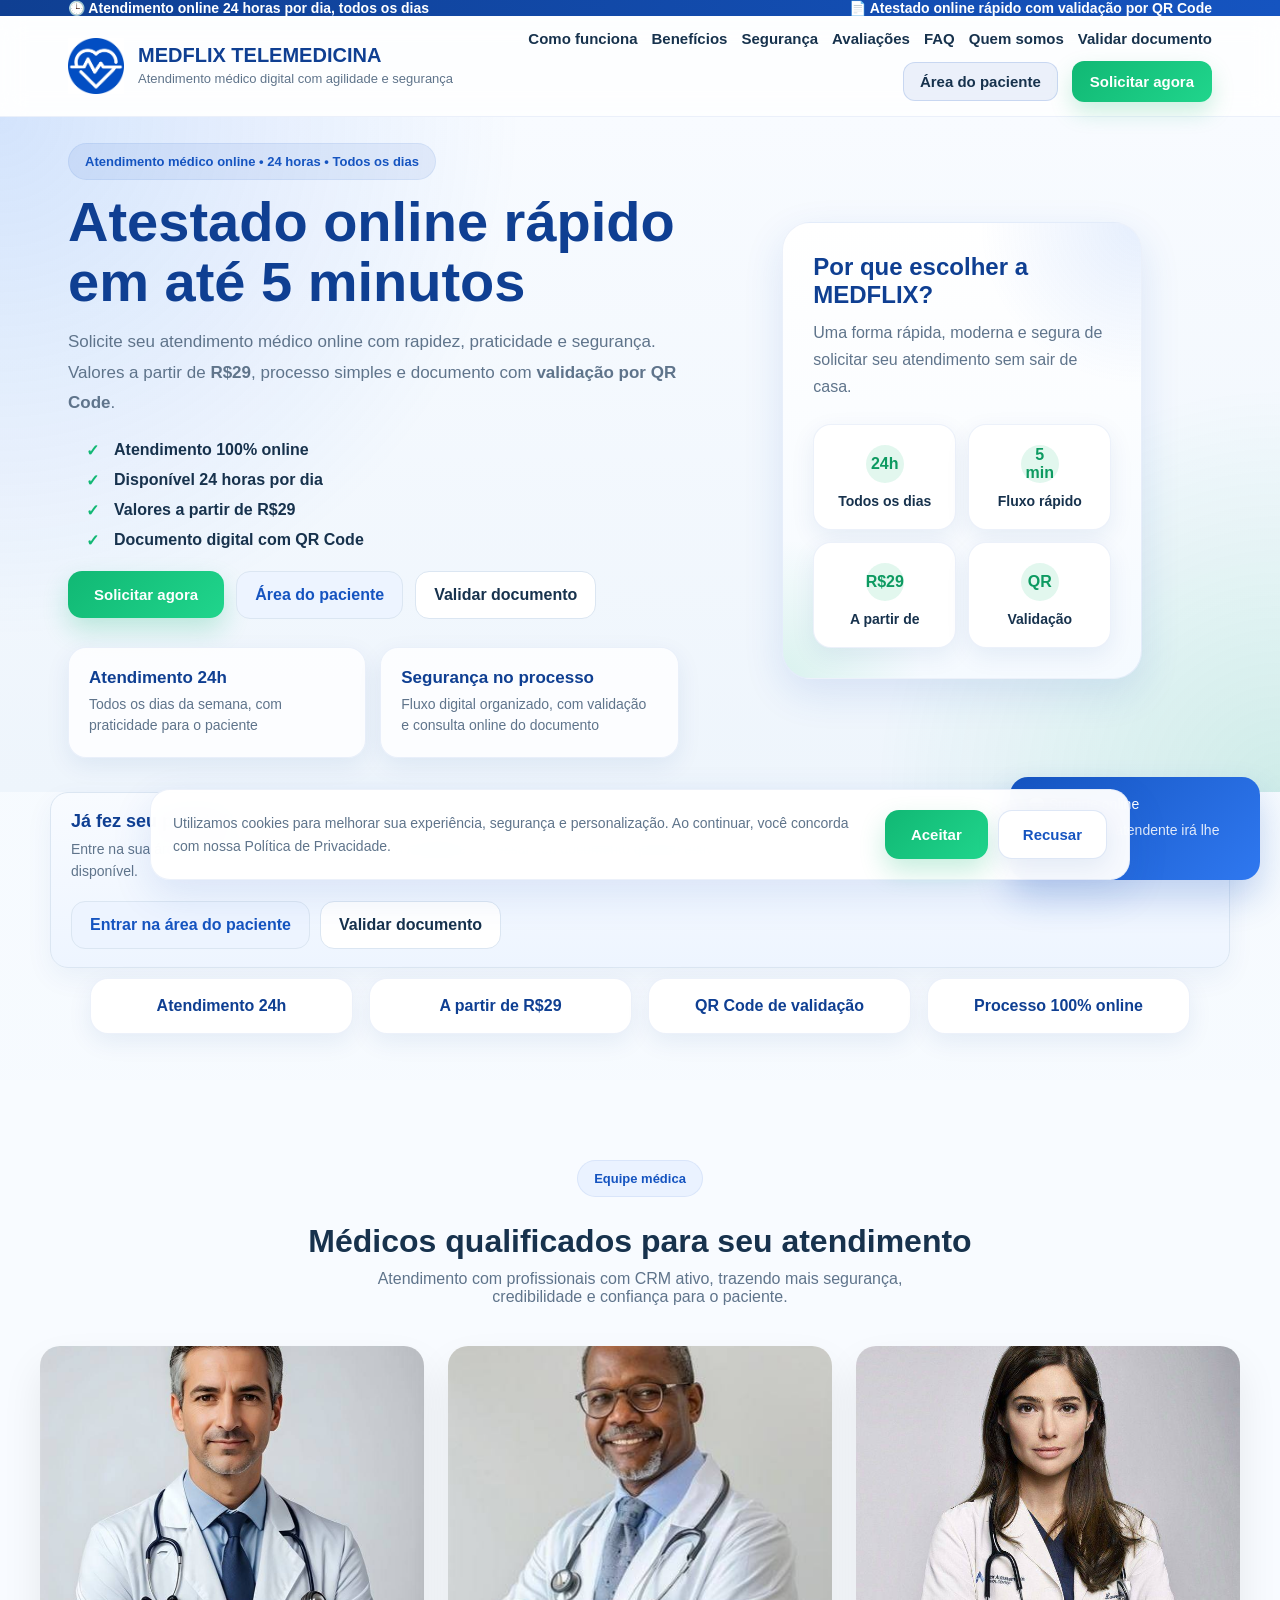
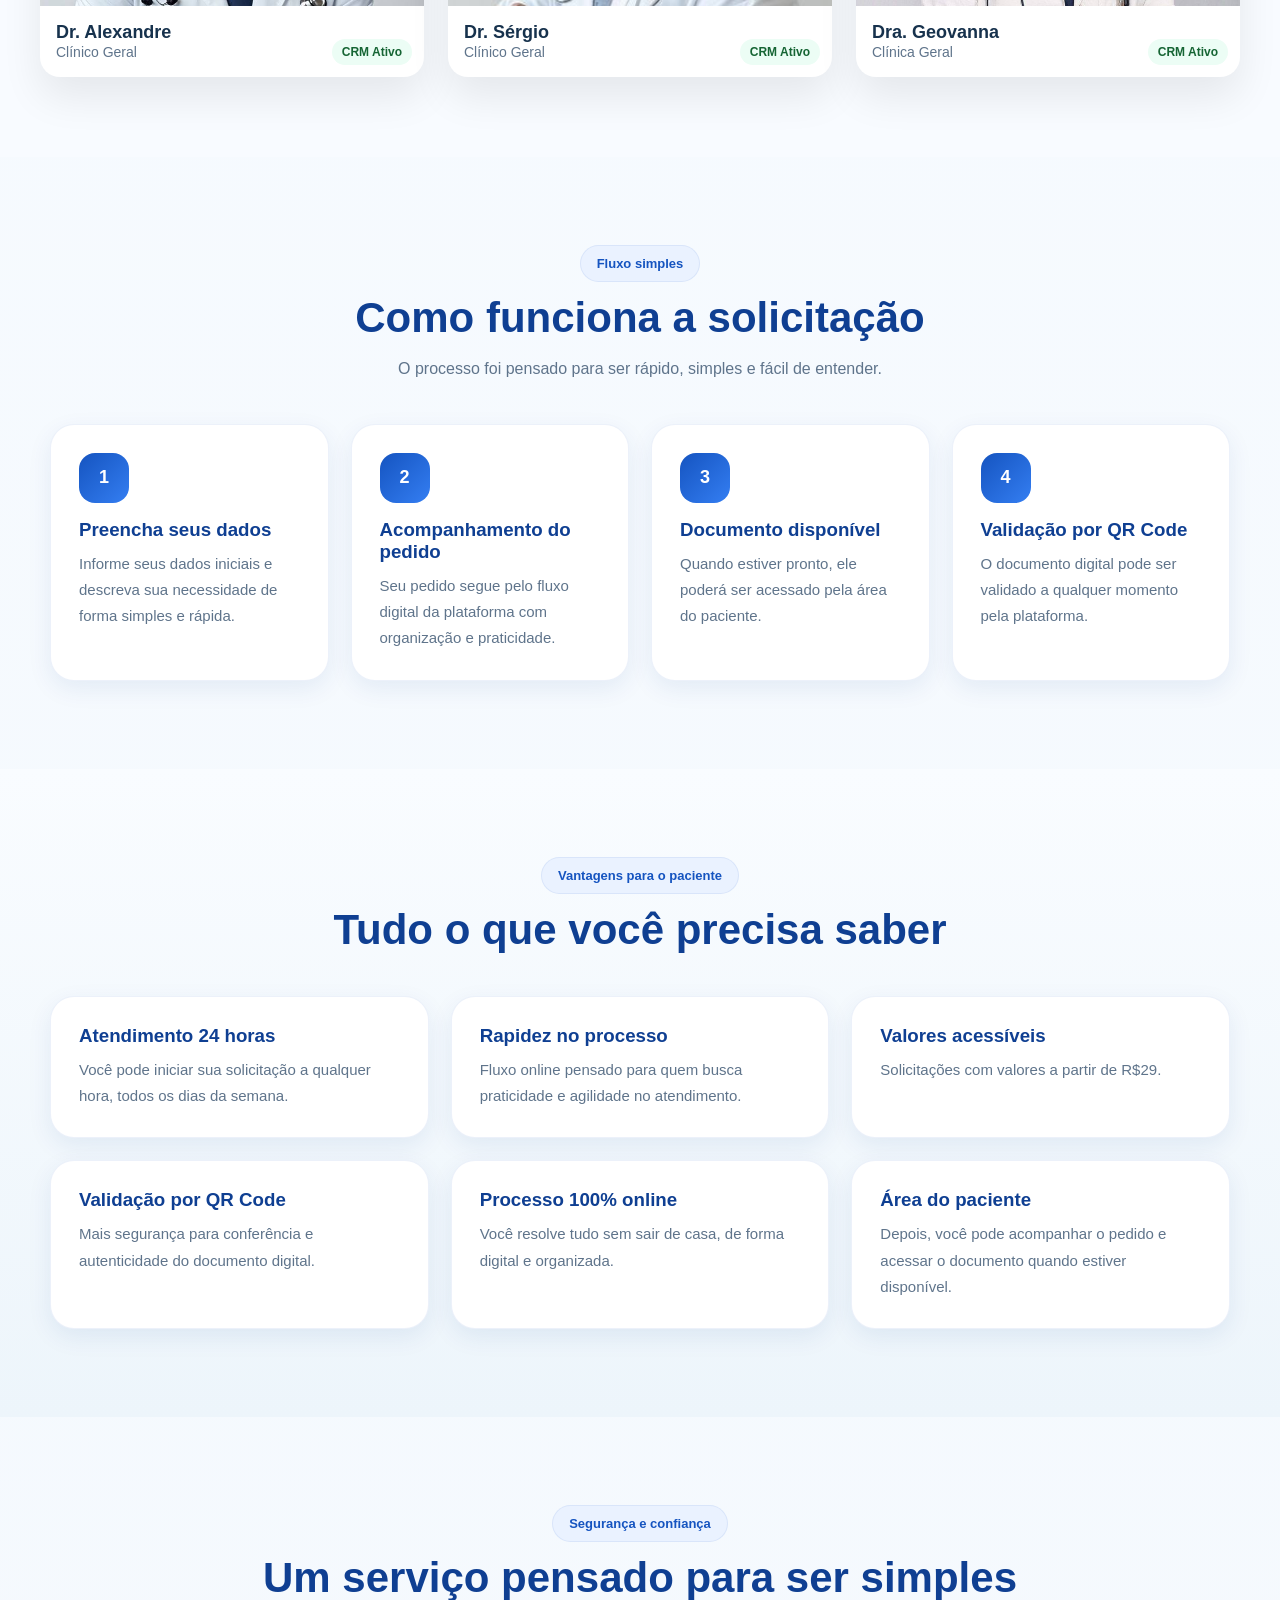
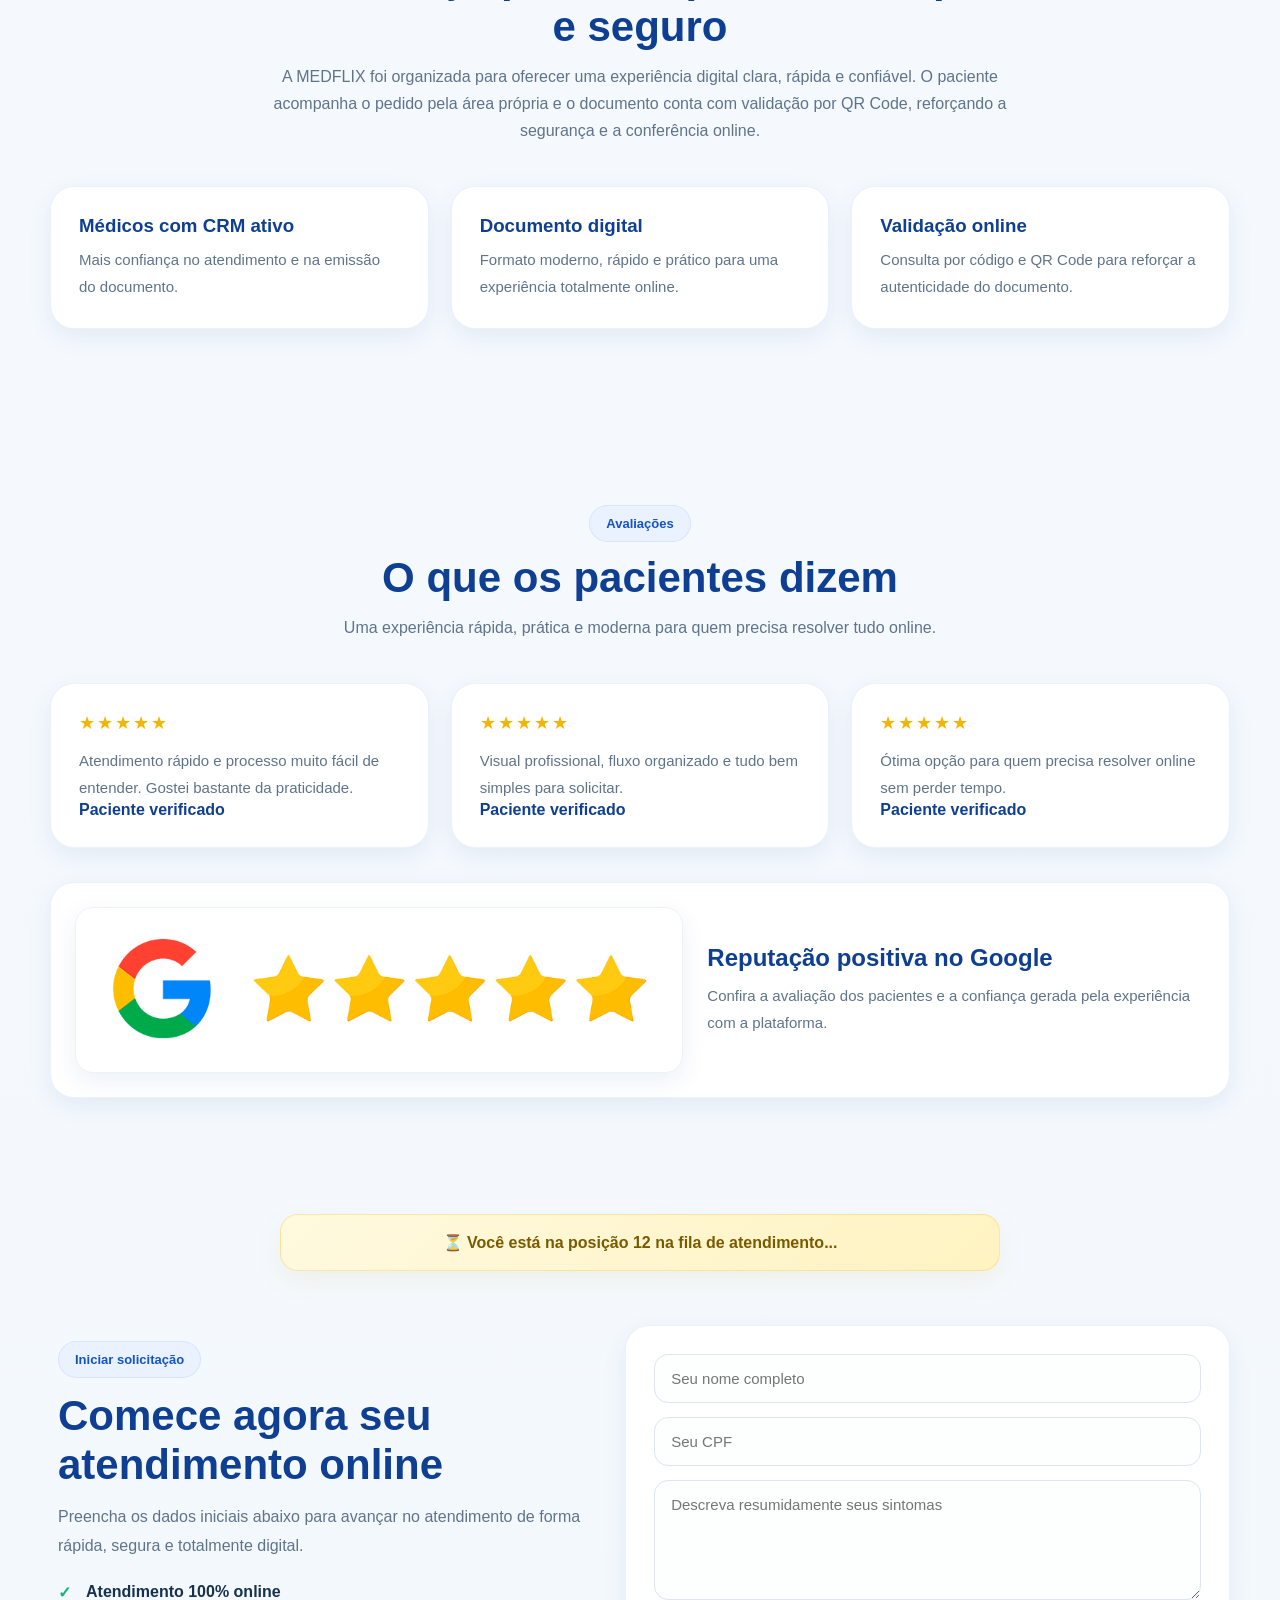
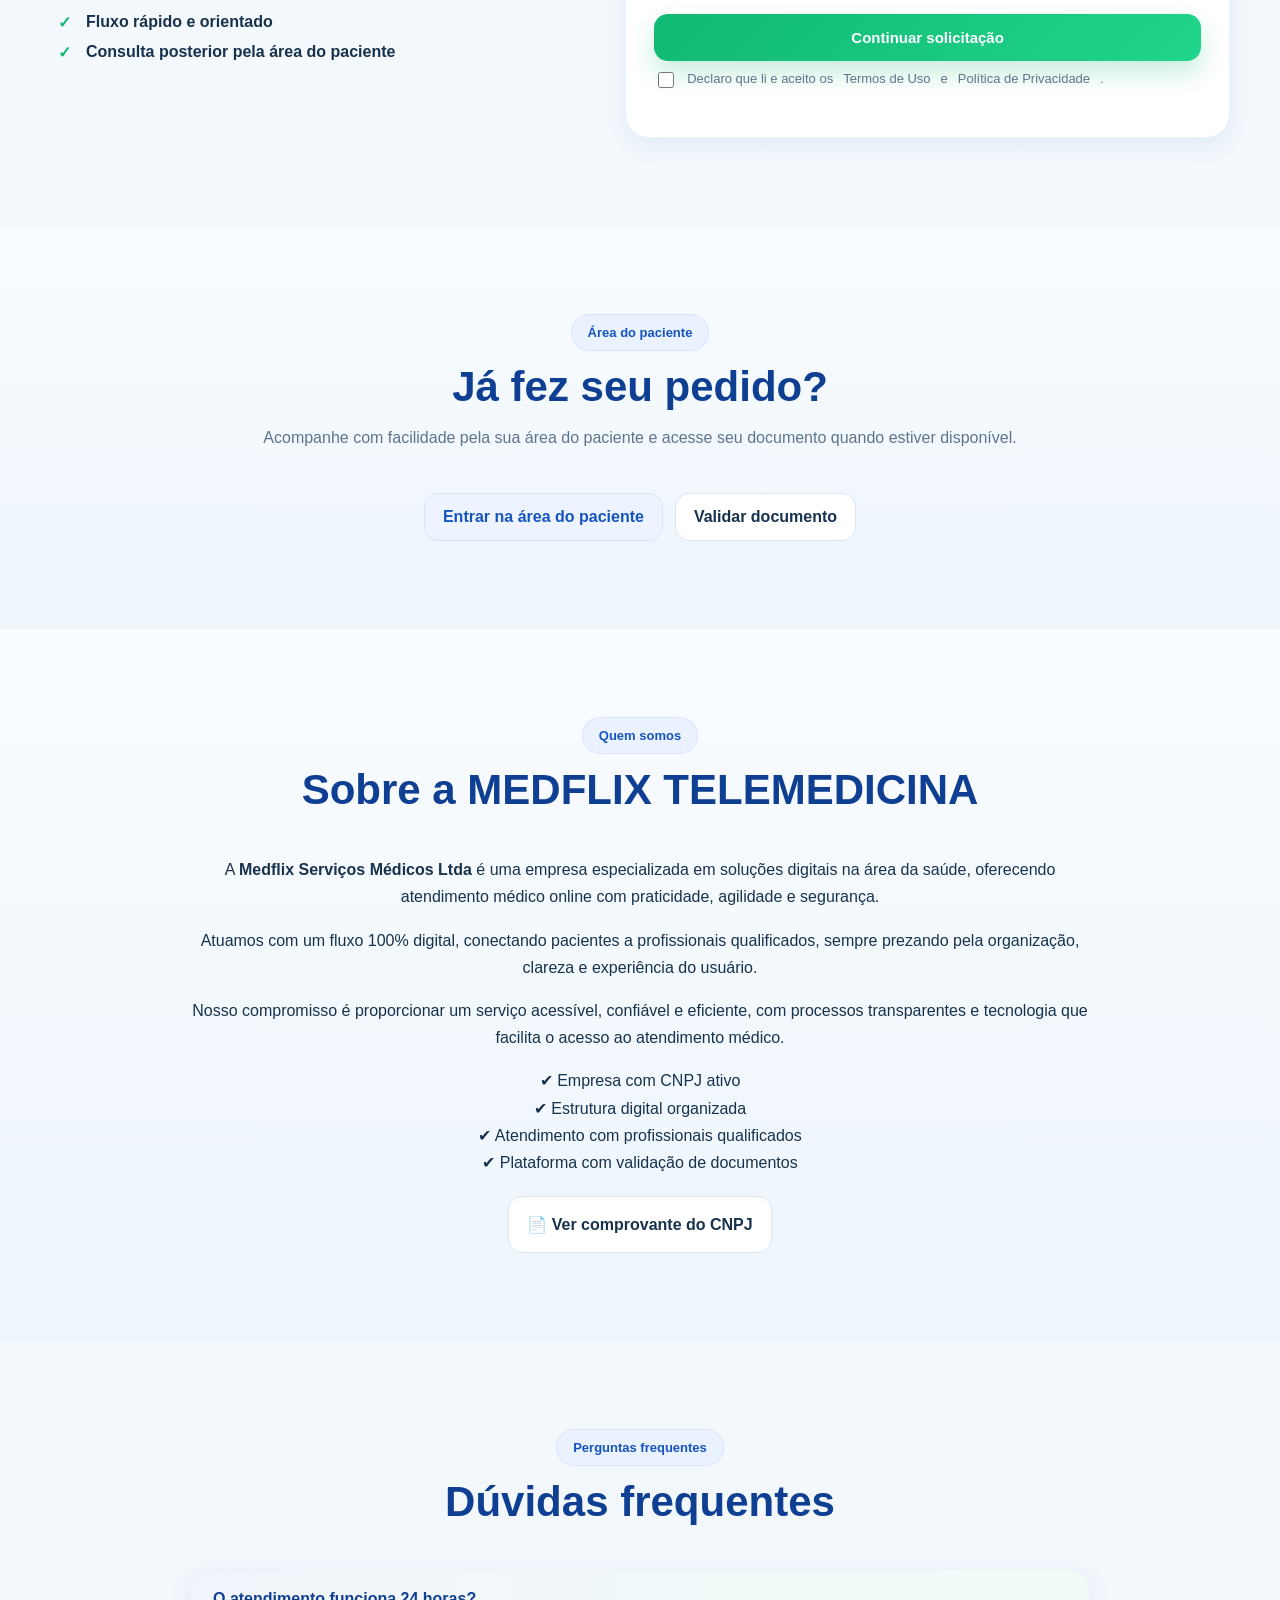
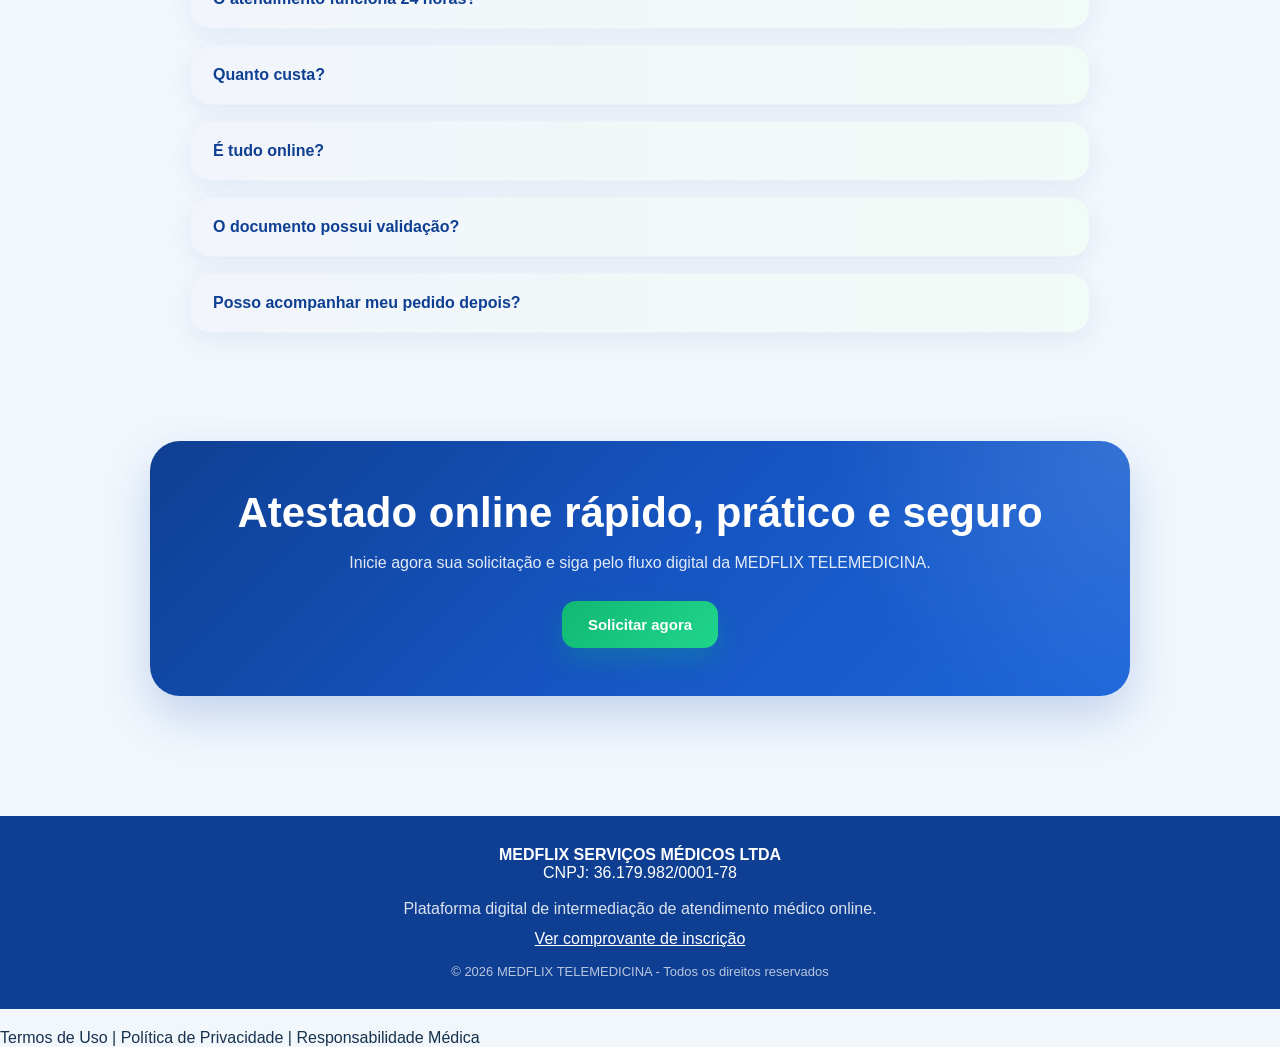
<file: index.html>
<!DOCTYPE html>
<html lang="pt-BR">
<head>
  <meta charset="UTF-8">
  <title>MEDFLIX TELEMEDICINA</title>
  <meta name="viewport" content="width=device-width, initial-scale=1.0">
  <link rel="stylesheet" href="css/style.css">

  <style>
  .btn-header-secondary {
    background: rgba(21, 84, 192, 0.08);
    color: #1554c0;
    border: 1px solid rgba(21, 84, 192, 0.16);
    padding: 10px 16px;
    border-radius: 12px;
    text-decoration: none;
    font-weight: 700;
    transition: 0.25s ease;
    white-space: nowrap;
  }

  .btn-header-secondary:hover {
    background: rgba(21, 84, 192, 0.14);
  }

  .btn-secondary-light {
    display: inline-flex;
    align-items: center;
    justify-content: center;
    gap: 8px;
    padding: 14px 18px;
    border-radius: 14px;
    text-decoration: none;
    font-weight: 700;
    transition: 0.25s ease;
    background: #edf4ff;
    color: #1554c0;
    border: 1px solid #dbe6f2;
  }

  .btn-secondary-light:hover {
    transform: translateY(-1px);
    background: #e3efff;
  }

  .btn-institutional {
    display: inline-flex;
    align-items: center;
    justify-content: center;
    gap: 8px;
    padding: 14px 18px;
    border-radius: 14px;
    text-decoration: none;
    font-weight: 700;
    transition: 0.25s ease;
    background: #fff;
    color: #17324d;
    border: 1px solid #dbe6f2;
  }

  .btn-institutional:hover {
    transform: translateY(-1px);
    background: #f8fbff;
  }

  /* ===== AJUSTES DE ALINHAMENTO DO TOPO ===== */

  .topbar-content {
    max-width: 1180px;
    margin: 0 auto;
    padding: 0 18px;
    display: flex;
    justify-content: space-between;
    align-items: center;
    gap: 16px;
    flex-wrap: wrap;
  }

  .header-container {
    max-width: 1180px;
    margin: 0 auto;
    padding: 14px 18px;
    display: flex;
    align-items: center;
    justify-content: space-between;
    gap: 18px;
  }

  .logo-area {
    display: flex;
    align-items: center;
    gap: 14px;
    min-width: 0;
    flex-shrink: 0;
  }

  .logo-img {
    width: 56px;
    height: 56px;
    object-fit: contain;
    flex-shrink: 0;
  }

  .logo-title {
    margin: 0 0 4px;
    line-height: 1.1;
  }

  .logo-subtitle {
    margin: 0;
    line-height: 1.4;
  }

  .nav {
    display: flex;
    align-items: center;
    justify-content: flex-end;
    gap: 14px;
    flex-wrap: wrap;
  }

  .nav a {
    white-space: nowrap;
  }

  .hero {
    padding: 26px 0 34px;
  }

  .hero-container {
    max-width: 1180px;
    margin: 0 auto;
    padding: 0 18px;
    display: grid;
    grid-template-columns: minmax(0, 1.1fr) minmax(300px, 0.9fr);
    gap: 34px;
    align-items: center;
  }

  .hero-text {
    max-width: 680px;
  }

  .hero-text h2 {
    margin-top: 12px;
    margin-bottom: 14px;
    line-height: 1.08;
  }

  .hero-text p {
    max-width: 620px;
  }

  .hero-list {
    margin: 18px 0 0;
    padding-left: 18px;
  }

  .hero-actions {
    display: flex;
    align-items: center;
    gap: 12px;
    flex-wrap: wrap;
    margin-top: 22px;
  }

  .hero-actions > * {
    flex: 0 0 auto;
  }

  .hero-infos {
    margin-top: 22px;
    display: grid;
    grid-template-columns: repeat(2, minmax(0, 1fr));
    gap: 14px;
    max-width: 640px;
  }

  .hero-info-card {
    min-height: 96px;
  }

  .hero-visual {
    display: flex;
    justify-content: center;
    align-items: center;
  }

  .hero-card {
    width: 100%;
    max-width: 360px;
  }

  .hero-mini-grid {
    display: grid;
    grid-template-columns: repeat(2, minmax(0, 1fr));
    gap: 12px;
  }

  .patient-shortcut {
    padding: 0 18px;
    margin-top: 0;
    margin-bottom: 10px;
  }

  .patient-shortcut-box {
    max-width: 1180px;
    margin: 0 auto;
    background: linear-gradient(180deg, #f8fbff 0%, #eef5ff 100%);
    border: 1px solid #dbe6f2;
    border-radius: 18px;
    padding: 18px 20px;
    display: flex;
    align-items: center;
    justify-content: space-between;
    gap: 18px;
    flex-wrap: wrap;
    box-shadow: 0 10px 28px rgba(15, 63, 146, 0.06);
  }

  .patient-shortcut-text strong {
    display: block;
    font-size: 18px;
    color: #0f3f92;
    margin-bottom: 6px;
  }

  .patient-shortcut-text span {
    display: block;
    color: #5f748b;
    line-height: 1.6;
    font-size: 14px;
    max-width: 720px;
  }

  .patient-shortcut-actions {
    display: flex;
    gap: 10px;
    flex-wrap: wrap;
  }

  .security-strip {
    max-width: 1180px;
    margin: 16px auto 0;
    display: flex;
    flex-wrap: wrap;
    gap: 10px;
    justify-content: center;
    padding: 0 18px;
  }

  .security-pill {
    background: #fff;
    border: 1px solid #dbe6f2;
    color: #17324d;
    border-radius: 999px;
    padding: 10px 14px;
    font-size: 13px;
    font-weight: 700;
    box-shadow: 0 8px 20px rgba(15, 63, 146, 0.04);
  }

  .mobile-fixed-cta {
    display: none;
  }

  @media (max-width: 1100px) {
    .nav {
      gap: 10px;
    }

    .hero-container {
      gap: 24px;
    }
  }

  @media (max-width: 900px) {
    .header-container {
      position: relative;
    }

    .nav .btn-header-secondary {
      width: 100%;
      text-align: center;
      justify-content: center;
    }

    .hero {
      padding: 20px 0 28px;
    }

    .hero-container {
      grid-template-columns: 1fr;
      gap: 20px;
    }

    .hero-text {
      max-width: 100%;
    }

    .hero-visual {
      justify-content: flex-start;
    }

    .hero-card {
      max-width: 100%;
    }
  }

  @media (max-width: 760px) {
    .topbar-content {
      justify-content: center;
      text-align: center;
      gap: 6px;
      padding: 0 12px;
    }

    .header-container {
      padding: 12px;
    }

    .logo-img {
      width: 48px;
      height: 48px;
    }

    .patient-shortcut {
      padding: 0 12px;
    }

    .patient-shortcut-box {
      padding: 16px;
      border-radius: 16px;
    }

    .patient-shortcut-text strong {
      font-size: 17px;
    }

    .patient-shortcut-text span {
      font-size: 14px;
    }

    .patient-shortcut-actions {
      width: 100%;
      flex-direction: column;
    }

    .patient-shortcut-actions a,
    .patient-shortcut-actions button {
      width: 100%;
    }

    .hero-container {
      padding: 0 12px;
    }

    .hero-actions {
      flex-direction: column;
      align-items: stretch;
      gap: 10px;
    }

    .hero-actions > * {
      width: 100%;
    }

    .hero-infos {
      grid-template-columns: 1fr;
      max-width: 100%;
    }

    .security-strip {
      padding: 0 12px;
      gap: 8px;
    }

    .security-pill {
      width: 100%;
      text-align: center;
    }

    .mobile-fixed-cta {
      display: block;
      position: fixed;
      left: 12px;
      right: 12px;
      bottom: 12px;
      z-index: 999;
    }

    .mobile-fixed-cta button {
      width: 100%;
      border: none;
      border-radius: 16px;
      padding: 16px 18px;
      font-size: 16px;
      font-weight: 800;
      background: linear-gradient(135deg, #11b874, #20d58c);
      color: white;
      box-shadow: 0 16px 34px rgba(17, 184, 116, 0.28);
      cursor: pointer;
    }

    body {
      padding-bottom: 88px;
    }
  }
</style>
</head>
<body>

  <div id="notificacao" class="notificacao"></div>
  <audio id="somNotificacao" src="https://www.soundjay.com/buttons/sounds/button-3.mp3"></audio>

  <div class="topbar">
    <div class="topbar-content">
      <span>🕒 Atendimento online 24 horas por dia, todos os dias</span>
      <span>📄 Atestado online rápido com validação por QR Code</span>
    </div>
  </div>

  <header class="header" id="siteHeader">
    <div class="header-container">

      <div class="logo-area">
        <img src="assets/MEDFLIX.png" alt="MedFlix Telemedicina" class="logo-img">
        <div>
          <h1 class="logo-title">MEDFLIX TELEMEDICINA</h1>
          <p class="logo-subtitle">
            Atendimento médico digital com agilidade e segurança
          </p>
        </div>
      </div>

      <button
        class="menu-toggle"
        id="menuToggle"
        aria-label="Abrir menu"
        aria-expanded="false"
        aria-controls="mainNav"
        type="button"
      >
        <span></span>
        <span></span>
        <span></span>
      </button>

      <nav class="nav" id="mainNav">
        <a href="#como-funciona">Como funciona</a>
        <a href="#beneficios">Benefícios</a>
        <a href="#legalidade">Segurança</a>
        <a href="#depoimentos">Avaliações</a>
        <a href="#faq">FAQ</a>
        <a href="#quem-somos">Quem somos</a>
        <a href="consultar.html">Validar documento</a>
        <a href="paciente.html" class="btn-header-secondary">Área do paciente</a>
        <a href="#formulario" class="btn-header">Solicitar agora</a>
      </nav>

    </div>
  </header>

  <section class="hero">
    <div class="hero-container">
      <div class="hero-text">
        <span class="hero-badge">Atendimento médico online • 24 horas • Todos os dias</span>

        <h2>Atestado online rápido em até 5 minutos</h2>

        <p>
          Solicite seu atendimento médico online com rapidez, praticidade e segurança.
          Valores a partir de <strong>R$29</strong>, processo simples e
          documento com <strong>validação por QR Code</strong>.
        </p>

        <ul class="hero-list">
          <li>Atendimento 100% online</li>
          <li>Disponível 24 horas por dia</li>
          <li>Valores a partir de R$29</li>
          <li>Documento digital com QR Code</li>
        </ul>

        <div class="hero-actions">
          <button class="btn-primary" onclick="scrollToForm('formulario')">Solicitar agora</button>

          <a href="paciente.html" class="btn-secondary-light">Área do paciente</a>

          <a href="consultar.html" class="btn-institutional">Validar documento</a>
        </div>

        <div class="hero-infos">
          <div class="hero-info-card">
            <strong>Atendimento 24h</strong>
            <span>Todos os dias da semana, com praticidade para o paciente</span>
          </div>

          <div class="hero-info-card">
            <strong>Segurança no processo</strong>
            <span>Fluxo digital organizado, com validação e consulta online do documento</span>
          </div>
        </div>
      </div>

      <div class="hero-visual">
        <div class="hero-card">
          <h3>Por que escolher a MEDFLIX?</h3>
          <p>Uma forma rápida, moderna e segura de solicitar seu atendimento sem sair de casa.</p>

          <div class="hero-mini-grid">
            <div class="mini-box">
              <strong>24h</strong>
              <span>Todos os dias</span>
            </div>
            <div class="mini-box">
              <strong>5 min</strong>
              <span>Fluxo rápido</span>
            </div>
            <div class="mini-box">
              <strong>R$29</strong>
              <span>A partir de</span>
            </div>
            <div class="mini-box">
              <strong>QR</strong>
              <span>Validação</span>
            </div>
          </div>
        </div>
      </div>
    </div>
  </section>

  <section class="patient-shortcut">
    <div class="patient-shortcut-box">
      <div class="patient-shortcut-text">
        <strong>Já fez seu pedido?</strong>
        <span>
          Entre na sua área do paciente para acompanhar com facilidade e acessar seu documento quando estiver disponível.
        </span>
      </div>

      <div class="patient-shortcut-actions">
        <a href="paciente.html" class="btn-secondary-light">Entrar na área do paciente</a>
        <a href="consultar.html" class="btn-institutional">Validar documento</a>
      </div>
    </div>
  </section>

  <section class="trust-strip">
    <div class="trust-item">Atendimento 24h</div>
    <div class="trust-item">A partir de R$29</div>
    <div class="trust-item">QR Code de validação</div>
    <div class="trust-item">Processo 100% online</div>
  </section>

  <section class="medicos-section">
    <div class="medicos-container">

      <div class="medicos-text">
        <span class="section-tag">Equipe médica</span>
        <h2>Médicos qualificados para seu atendimento</h2>
        <p>
          Atendimento com profissionais com CRM ativo, trazendo mais segurança,
          credibilidade e confiança para o paciente.
        </p>
      </div>

      <div class="medicos-grid">

        <div class="medico-card">
          <img src="assets/medicos/ALEXANDRE.jpg" alt="Dr Alexandre">
          <div class="medico-info">
            <strong>Dr. Alexandre</strong>
            <span>Clínico Geral</span>
          </div>
          <div class="medico-badge">CRM Ativo</div>
        </div>

        <div class="medico-card">
          <img src="assets/medicos/SERGIO.jpg" alt="Dr Sergio">
          <div class="medico-info">
            <strong>Dr. Sérgio</strong>
            <span>Clínico Geral</span>
          </div>
          <div class="medico-badge">CRM Ativo</div>
        </div>

        <div class="medico-card">
          <img src="assets/medicos/GEOVANNA.jpg" alt="Dra Geovanna">
          <div class="medico-info">
            <strong>Dra. Geovanna</strong>
            <span>Clínica Geral</span>
          </div>
          <div class="medico-badge">CRM Ativo</div>
        </div>

      </div>

    </div>
  </section>

  <section class="section" id="como-funciona">
    <div class="section-header">
      <span class="section-tag">Fluxo simples</span>
      <h2>Como funciona a solicitação</h2>
      <p>O processo foi pensado para ser rápido, simples e fácil de entender.</p>
    </div>

    <div class="steps-grid">
      <div class="step-card fade">
        <div class="step-number">1</div>
        <h3>Preencha seus dados</h3>
        <p>Informe seus dados iniciais e descreva sua necessidade de forma simples e rápida.</p>
      </div>

      <div class="step-card fade">
        <div class="step-number">2</div>
        <h3>Acompanhamento do pedido</h3>
        <p>Seu pedido segue pelo fluxo digital da plataforma com organização e praticidade.</p>
      </div>

      <div class="step-card fade">
        <div class="step-number">3</div>
        <h3>Documento disponível</h3>
        <p>Quando estiver pronto, ele poderá ser acessado pela área do paciente.</p>
      </div>

      <div class="step-card fade">
        <div class="step-number">4</div>
        <h3>Validação por QR Code</h3>
        <p>O documento digital pode ser validado a qualquer momento pela plataforma.</p>
      </div>
    </div>
  </section>

  <section class="section section-alt" id="beneficios">
    <div class="section-header">
      <span class="section-tag">Vantagens para o paciente</span>
      <h2>Tudo o que você precisa saber</h2>
    </div>

    <div class="benefit-grid">
      <div class="benefit-card fade">
        <h3>Atendimento 24 horas</h3>
        <p>Você pode iniciar sua solicitação a qualquer hora, todos os dias da semana.</p>
      </div>

      <div class="benefit-card fade">
        <h3>Rapidez no processo</h3>
        <p>Fluxo online pensado para quem busca praticidade e agilidade no atendimento.</p>
      </div>

      <div class="benefit-card fade">
        <h3>Valores acessíveis</h3>
        <p>Solicitações com valores a partir de R$29.</p>
      </div>

      <div class="benefit-card fade">
        <h3>Validação por QR Code</h3>
        <p>Mais segurança para conferência e autenticidade do documento digital.</p>
      </div>

      <div class="benefit-card fade">
        <h3>Processo 100% online</h3>
        <p>Você resolve tudo sem sair de casa, de forma digital e organizada.</p>
      </div>

      <div class="benefit-card fade">
        <h3>Área do paciente</h3>
        <p>Depois, você pode acompanhar o pedido e acessar o documento quando estiver disponível.</p>
      </div>
    </div>
  </section>

  <section class="section" id="legalidade">
    <div class="section-header">
      <span class="section-tag">Segurança e confiança</span>
      <h2>Um serviço pensado para ser simples e seguro</h2>
      <p>
        A MEDFLIX foi organizada para oferecer uma experiência digital clara, rápida e confiável.
        O paciente acompanha o pedido pela área própria e o documento conta com validação por QR Code,
        reforçando a segurança e a conferência online.
      </p>
    </div>

    <div class="benefit-grid">
      <div class="benefit-card fade">
        <h3>Médicos com CRM ativo</h3>
        <p>Mais confiança no atendimento e na emissão do documento.</p>
      </div>

      <div class="benefit-card fade">
        <h3>Documento digital</h3>
        <p>Formato moderno, rápido e prático para uma experiência totalmente online.</p>
      </div>

      <div class="benefit-card fade">
        <h3>Validação online</h3>
        <p>Consulta por código e QR Code para reforçar a autenticidade do documento.</p>
      </div>
    </div>
  </section>

  <section class="section" id="depoimentos">
    <div class="section-header">
      <span class="section-tag">Avaliações</span>
      <h2>O que os pacientes dizem</h2>
      <p>Uma experiência rápida, prática e moderna para quem precisa resolver tudo online.</p>
    </div>

    <div class="depoimentos-grid">
      <div class="testimonial-card fade">
        <div class="stars">★★★★★</div>
        <p>Atendimento rápido e processo muito fácil de entender. Gostei bastante da praticidade.</p>
        <strong>Paciente verificado</strong>
      </div>

      <div class="testimonial-card fade">
        <div class="stars">★★★★★</div>
        <p>Visual profissional, fluxo organizado e tudo bem simples para solicitar.</p>
        <strong>Paciente verificado</strong>
      </div>

      <div class="testimonial-card fade">
        <div class="stars">★★★★★</div>
        <p>Ótima opção para quem precisa resolver online sem perder tempo.</p>
        <strong>Paciente verificado</strong>
      </div>
    </div>

    <div class="google-proof fade">
      <div class="google-proof-card">
        <img src="assets/google.png" alt="Avaliações positivas no Google" class="google-proof-img">
        <div class="google-proof-text">
          <h3>Reputação positiva no Google</h3>
          <p>Confira a avaliação dos pacientes e a confiança gerada pela experiência com a plataforma.</p>
        </div>
      </div>
    </div>
  </section>

  <section class="section-small">
    <div class="fila" id="filaBox">
      ⏳ Você está na posição <b id="posicaoFila">12</b> na fila de atendimento...
    </div>
  </section>

  <section class="section form-section fade" id="formulario">
    <div class="form-wrapper">
      <div class="form-left">
        <span class="section-tag">Iniciar solicitação</span>
        <h2>Comece agora seu atendimento online</h2>
        <p>
          Preencha os dados iniciais abaixo para avançar no atendimento
          de forma rápida, segura e totalmente digital.
        </p>

        <ul class="form-checks">
          <li>Atendimento 100% online</li>
          <li>Fluxo rápido e orientado</li>
          <li>Consulta posterior pela área do paciente</li>
        </ul>
      </div>

      <div class="form-card">
        <form id="form">
          <input type="text" id="nome" placeholder="Seu nome completo" required>
          <input type="text" id="cpf" placeholder="Seu CPF" required>
          <textarea id="sintomas" placeholder="Descreva resumidamente seus sintomas"></textarea>

          <button type="submit" class="btn-primary btn-full">Continuar solicitação</button>
        </form>
        <div class="form-consent">
        <label>
        <input type="checkbox" id="consentimento" required>
        Declaro que li e aceito os 
        <a href="termos.html" target="_blank">Termos de Uso</a> e 
        <a href="privacidade.html" target="_blank">Política de Privacidade</a>.
        </label>
        </div>
        <div id="resultado"></div>
      </div>
    </div>
  </section>

  <section class="section section-alt">
    <div class="section-header">
      <span class="section-tag">Área do paciente</span>
      <h2>Já fez seu pedido?</h2>
      <p>
        Acompanhe com facilidade pela sua área do paciente e acesse seu documento quando estiver disponível.
      </p>
    </div>

    <div style="text-align:center; margin-top:20px; display:flex; justify-content:center; gap:12px; flex-wrap:wrap;">
      <a href="paciente.html" class="btn-secondary-light">Entrar na área do paciente</a>
      <a href="consultar.html" class="btn-institutional">Validar documento</a>
    </div>
  </section>
<section class="section section-alt" id="quem-somos">
  <div class="section-header">
    <span class="section-tag">Quem somos</span>
    <h2>Sobre a MEDFLIX TELEMEDICINA</h2>
  </div>

  <div style="max-width: 900px; margin: 0 auto; text-align: center; line-height: 1.7; color: #17324d;">
    
    <p>
      A <strong>Medflix Serviços Médicos Ltda</strong> é uma empresa especializada em soluções digitais na área da saúde,
      oferecendo atendimento médico online com praticidade, agilidade e segurança.
    </p>

    <p>
      Atuamos com um fluxo 100% digital, conectando pacientes a profissionais qualificados,
      sempre prezando pela organização, clareza e experiência do usuário.
    </p>

    <p>
      Nosso compromisso é proporcionar um serviço acessível, confiável e eficiente,
      com processos transparentes e tecnologia que facilita o acesso ao atendimento médico.
    </p>

    <p>
      ✔ Empresa com CNPJ ativo<br>
      ✔ Estrutura digital organizada<br>
      ✔ Atendimento com profissionais qualificados<br>
      ✔ Plataforma com validação de documentos
    </p>

    <div style="margin-top: 20px;">
      <a href="assets/CNPJ.pdf" target="_blank" class="btn-institutional">
        📄 Ver comprovante do CNPJ
      </a>
    </div>

  </div>
</section>
  <section class="section" id="faq">
    <div class="section-header">
      <span class="section-tag">Perguntas frequentes</span>
      <h2>Dúvidas frequentes</h2>
    </div>

    <div class="faq-list">
      <div class="faq-item fade">
        <div class="pergunta">O atendimento funciona 24 horas?</div>
        <div class="resposta">Sim. A plataforma informa atendimento online 24 horas por dia, todos os dias da semana.</div>
      </div>

      <div class="faq-item fade">
        <div class="pergunta">Quanto custa?</div>
        <div class="resposta">Os valores começam a partir de R$29.</div>
      </div>

      <div class="faq-item fade">
        <div class="pergunta">É tudo online?</div>
        <div class="resposta">Sim. O fluxo é digital desde a solicitação até a consulta e acesso ao documento quando disponível.</div>
      </div>

      <div class="faq-item fade">
        <div class="pergunta">O documento possui validação?</div>
        <div class="resposta">Sim. O documento digital conta com validação por QR Code.</div>
      </div>

      <div class="faq-item fade">
        <div class="pergunta">Posso acompanhar meu pedido depois?</div>
        <div class="resposta">Sim. A plataforma possui área do paciente para consulta do andamento e acesso ao documento quando disponível.</div>
      </div>
    </div>
  </section>

  <section class="cta-final">
    <div class="cta-final-box">
      <h2>Atestado online rápido, prático e seguro</h2>
      <p>Inicie agora sua solicitação e siga pelo fluxo digital da MEDFLIX TELEMEDICINA.</p>
      <button class="btn-primary" onclick="scrollToForm()">Solicitar agora</button>
    </div>
  </section>

  <div class="chat-box" id="chatBox">
    💬 Suporte online<br>
    <span id="chatMsg">Em breve um atendente irá lhe atender...</span>
  </div>

  <div class="mobile-fixed-cta">
    <button type="button" onclick="scrollToForm()">Solicitar atestado</button>
  </div>

  <script>
    const siteHeader = document.getElementById("siteHeader");
    const menuToggle = document.getElementById("menuToggle");
    const mainNav = document.getElementById("mainNav");
    const navLinks = mainNav ? mainNav.querySelectorAll("a") : [];

    function updateHeaderOnScroll() {
      if (!siteHeader) return;

      if (window.scrollY > 20) {
        siteHeader.classList.add("scrolled");
      } else {
        siteHeader.classList.remove("scrolled");
      }
    }

    function openMenu() {
      if (!menuToggle || !mainNav) return;
      menuToggle.classList.add("active");
      mainNav.classList.add("open");
      menuToggle.setAttribute("aria-expanded", "true");
      document.body.style.overflow = "hidden";
    }

    function closeMenu() {
      if (!menuToggle || !mainNav) return;
      menuToggle.classList.remove("active");
      mainNav.classList.remove("open");
      menuToggle.setAttribute("aria-expanded", "false");
      document.body.style.overflow = "";
    }

    function toggleMenu() {
      if (!mainNav) return;
      const isOpen = mainNav.classList.contains("open");
      if (isOpen) {
        closeMenu();
      } else {
        openMenu();
      }
    }

    function scrollToForm() {
      const form = document.getElementById("formulario");
      if (form) {
        form.scrollIntoView({ behavior: "smooth" });
      }
    }

    if (menuToggle) {
      menuToggle.addEventListener("click", toggleMenu);
    }

    navLinks.forEach((link) => {
      link.addEventListener("click", () => {
        if (window.innerWidth <= 900) {
          closeMenu();
        }
      });
    });

    document.addEventListener("click", (event) => {
      if (!mainNav || !menuToggle) return;

      const clickedInsideNav = mainNav.contains(event.target);
      const clickedToggle = menuToggle.contains(event.target);

      if (!clickedInsideNav && !clickedToggle && mainNav.classList.contains("open")) {
        closeMenu();
      }
    });

    window.addEventListener("resize", () => {
      if (window.innerWidth > 900) {
        closeMenu();
      }
    });

    window.addEventListener("scroll", updateHeaderOnScroll);
    window.addEventListener("load", updateHeaderOnScroll);

    const formInicial = document.getElementById("form");
    const resultado = document.getElementById("resultado");

    if (formInicial) {
      formInicial.addEventListener("submit", function (e) {
        e.preventDefault();

        const nome = document.getElementById("nome")?.value?.trim() || "";
        const cpf = document.getElementById("cpf")?.value?.trim() || "";
        const sintomas = document.getElementById("sintomas")?.value?.trim() || "";

        if (!nome || !cpf) {
          if (resultado) {
            resultado.innerHTML = '<div style="margin-top:12px;color:#b42318;">Preencha nome e CPF para continuar.</div>';
          }
          return;
        }

        localStorage.setItem("preCadastroMedFlix", JSON.stringify({
          nome,
          cpf,
          sintomas
        }));

        window.location.href = "requisicao.html";
      });
    }
  </script>

  <script src="js/script.js"></script>

  <script>
    window.addEventListener("DOMContentLoaded", () => {
      const formInicial = document.getElementById("form");
      const resultado = document.getElementById("resultado");

      if (!formInicial) return;

      formInicial.addEventListener("submit", function (e) {
        e.preventDefault();
        e.stopImmediatePropagation();

        const nome = document.getElementById("nome")?.value?.trim() || "";
        const cpf = document.getElementById("cpf")?.value?.trim() || "";
        const sintomas = document.getElementById("sintomas")?.value?.trim() || "";

        if (!nome || !cpf) {
          if (resultado) {
            resultado.innerHTML = '<div style="margin-top:12px;color:#b42318;">Preencha nome e CPF para continuar.</div>';
          }
          return;
        }

        localStorage.setItem("preCadastroMedFlix", JSON.stringify({
          nome,
          cpf,
          sintomas
        }));

        window.location.href = "requisicao.html";
      }, true);
    });
  </script>
  <footer style="margin-top:40px; padding: 30px 18px; background:#0f3f92; color:#fff; text-align:center;">
  
  <div style="max-width:900px; margin:0 auto;">
    <strong>MEDFLIX SERVIÇOS MÉDICOS LTDA</strong><br>
    CNPJ: 36.179.982/0001-78<br><br>

    <span style="opacity:0.85;">
      Plataforma digital de intermediação de atendimento médico online.
    </span>

    <div style="margin-top:12px;">
      <a href="assets/CNPJ.pdf" target="_blank" style="color:#fff; text-decoration:underline;">
        Ver comprovante de inscrição
      </a>
    </div>

    <div style="margin-top:16px; font-size:13px; opacity:0.7;">
      © 2026 MEDFLIX TELEMEDICINA - Todos os direitos reservados
    </div>
  </div>

</footer>
<div id="cookie-banner" class="cookie-banner hidden">
  <div class="cookie-container">
    <p>
      Utilizamos cookies para melhorar sua experiência, segurança e personalização.
      Ao continuar, você concorda com nossa 
      <a href="privacidade.html">Política de Privacidade</a>.
    </p>

    <div class="cookie-actions">
      <button id="accept-cookies" class="btn-primary">Aceitar</button>
      <button id="reject-cookies" class="btn-secondary">Recusar</button>
    </div>
  </div>
</div>
<div style="margin-top:20px;">
  <a href="termos.html">Termos de Uso</a> |
  <a href="privacidade.html">Política de Privacidade</a> |
  <a href="responsabilidade.html">Responsabilidade Médica</a>
</div>
<script>
(function() {
  const banner = document.getElementById('cookie-banner');
  const accepted = localStorage.getItem('cookies_consent');

  if (!accepted) {
    banner.classList.remove('hidden');
  }

  document.getElementById('accept-cookies').onclick = () => {
    localStorage.setItem('cookies_consent', 'accepted');
    registrarConsentimento('cookies', 'accepted');
    banner.style.display = 'none';
  };

  document.getElementById('reject-cookies').onclick = () => {
    localStorage.setItem('cookies_consent', 'rejected');
    registrarConsentimento('cookies', 'rejected');
    banner.style.display = 'none';
  };
})();
</script>
<script>
document.querySelector("form").addEventListener("submit", function(e) {
  const checkbox = document.getElementById("consentimento");

  if (!checkbox.checked) {
    e.preventDefault();
    alert("Você precisa aceitar os termos para continuar.");
  } else {
    registrarConsentimento('termos', 'accepted');
  }
});
</script>
</body>
</html>
</file>
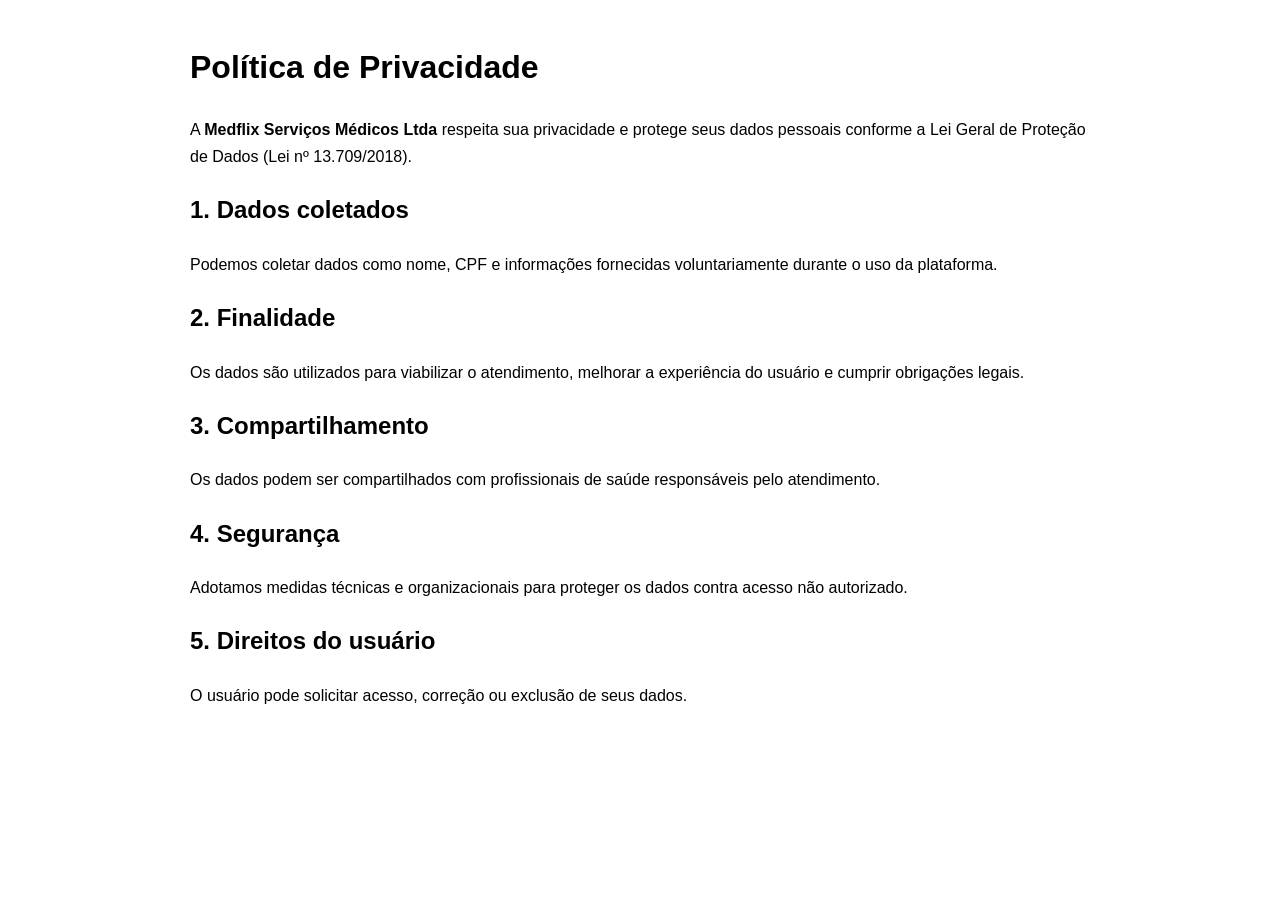
<file: privacidade.html>
<!DOCTYPE html>
<html lang="pt-BR">
<head>
  <meta charset="UTF-8">
  <title>Política de Privacidade - Medflix</title>
</head>
<body style="font-family: Arial; line-height:1.7; max-width:900px; margin:40px auto; padding:0 20px;">

<h1>Política de Privacidade</h1>

<p>
A <strong>Medflix Serviços Médicos Ltda</strong> respeita sua privacidade e protege seus dados pessoais conforme a
Lei Geral de Proteção de Dados (Lei nº 13.709/2018).
</p>

<h2>1. Dados coletados</h2>
<p>
Podemos coletar dados como nome, CPF e informações fornecidas voluntariamente durante o uso da plataforma.
</p>

<h2>2. Finalidade</h2>
<p>
Os dados são utilizados para viabilizar o atendimento, melhorar a experiência do usuário e cumprir obrigações legais.
</p>

<h2>3. Compartilhamento</h2>
<p>
Os dados podem ser compartilhados com profissionais de saúde responsáveis pelo atendimento.
</p>

<h2>4. Segurança</h2>
<p>
Adotamos medidas técnicas e organizacionais para proteger os dados contra acesso não autorizado.
</p>

<h2>5. Direitos do usuário</h2>
<p>
O usuário pode solicitar acesso, correção ou exclusão de seus dados.
</p>

</body>
</html>
</file>
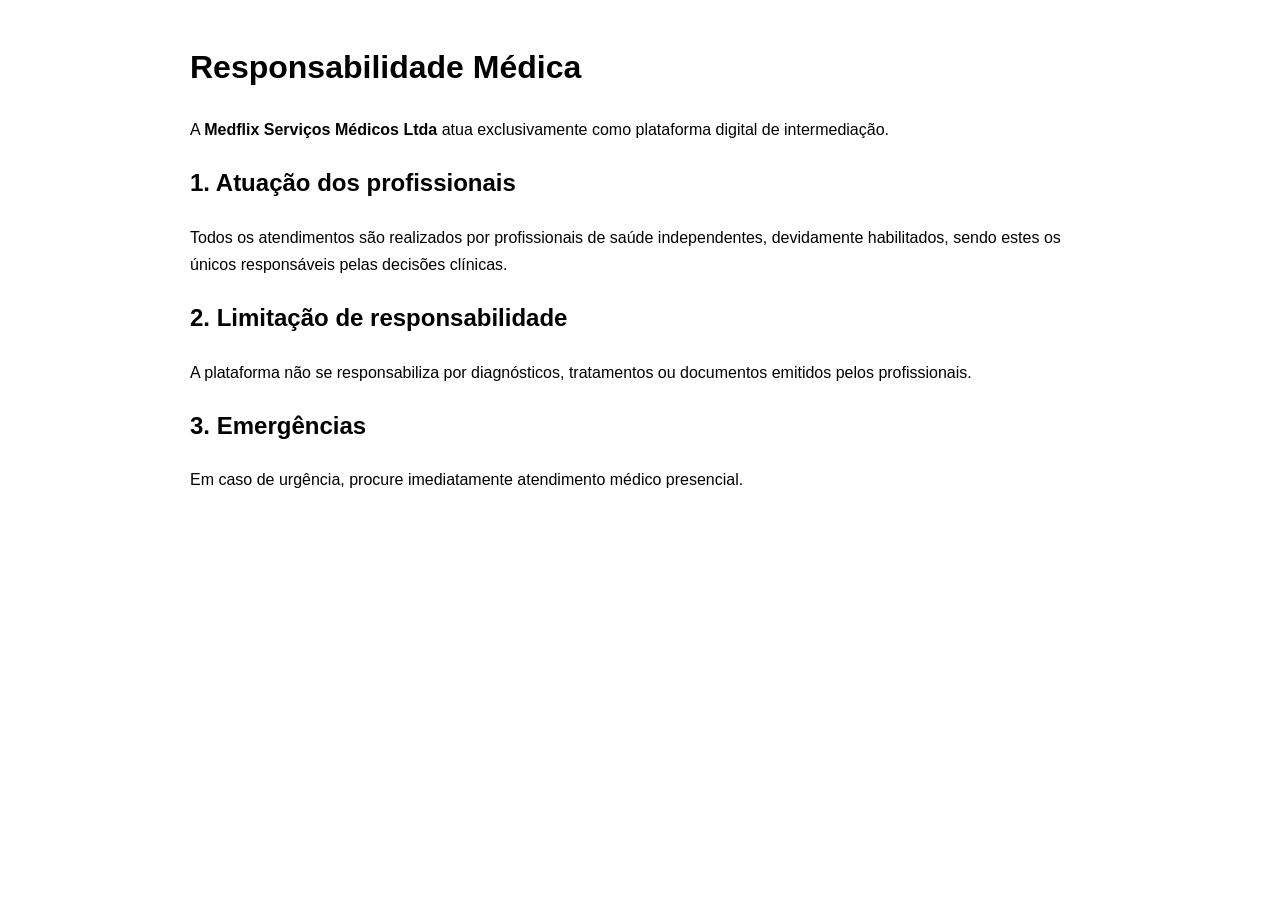
<file: responsabilidade.html>
<!DOCTYPE html>
<html lang="pt-BR">
<head>
  <meta charset="UTF-8">
  <title>Responsabilidade Médica - Medflix</title>
</head>
<body style="font-family: Arial; line-height:1.7; max-width:900px; margin:40px auto; padding:0 20px;">

<h1>Responsabilidade Médica</h1>

<p>
A <strong>Medflix Serviços Médicos Ltda</strong> atua exclusivamente como plataforma digital de intermediação.
</p>

<h2>1. Atuação dos profissionais</h2>
<p>
Todos os atendimentos são realizados por profissionais de saúde independentes, devidamente habilitados,
sendo estes os únicos responsáveis pelas decisões clínicas.
</p>

<h2>2. Limitação de responsabilidade</h2>
<p>
A plataforma não se responsabiliza por diagnósticos, tratamentos ou documentos emitidos pelos profissionais.
</p>

<h2>3. Emergências</h2>
<p>
Em caso de urgência, procure imediatamente atendimento médico presencial.
</p>

</body>
</html>
</file>
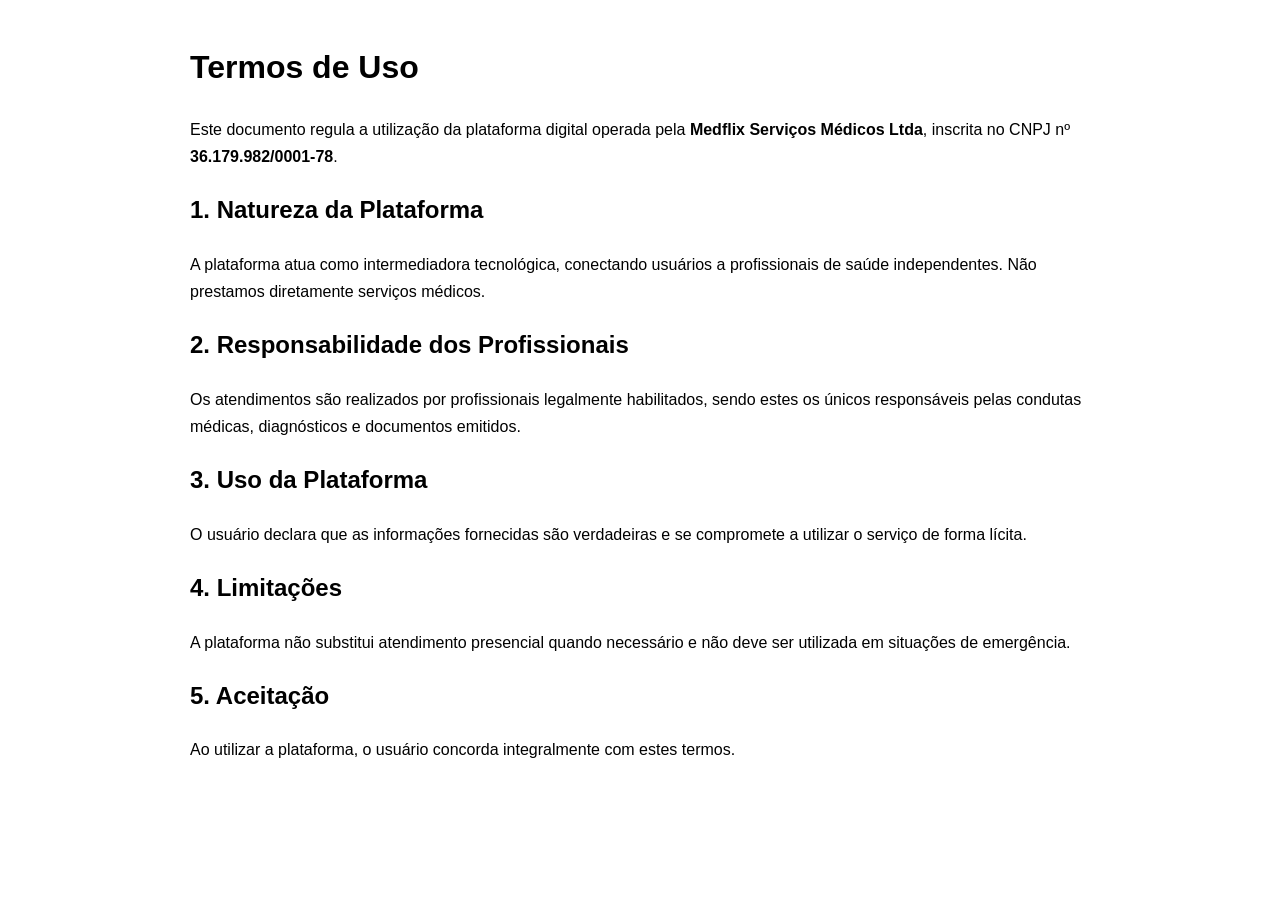
<file: termos.html>
<!DOCTYPE html>
<html lang="pt-BR">
<head>
  <meta charset="UTF-8">
  <title>Termos de Uso - Medflix Telemedicina</title>
  <meta name="viewport" content="width=device-width, initial-scale=1.0">
</head>
<body style="font-family: Arial; line-height:1.7; max-width:900px; margin:40px auto; padding:0 20px;">

<h1>Termos de Uso</h1>

<p>
Este documento regula a utilização da plataforma digital operada pela <strong>Medflix Serviços Médicos Ltda</strong>,
inscrita no CNPJ nº <strong>36.179.982/0001-78</strong>.
</p>

<h2>1. Natureza da Plataforma</h2>
<p>
A plataforma atua como intermediadora tecnológica, conectando usuários a profissionais de saúde independentes.
Não prestamos diretamente serviços médicos.
</p>

<h2>2. Responsabilidade dos Profissionais</h2>
<p>
Os atendimentos são realizados por profissionais legalmente habilitados, sendo estes os únicos responsáveis
pelas condutas médicas, diagnósticos e documentos emitidos.
</p>

<h2>3. Uso da Plataforma</h2>
<p>
O usuário declara que as informações fornecidas são verdadeiras e se compromete a utilizar o serviço de forma lícita.
</p>

<h2>4. Limitações</h2>
<p>
A plataforma não substitui atendimento presencial quando necessário e não deve ser utilizada em situações de emergência.
</p>

<h2>5. Aceitação</h2>
<p>
Ao utilizar a plataforma, o usuário concorda integralmente com estes termos.
</p>

</body>
</html>
</file>
<file: css/style.css>
:root {
  --primary: #1554c0;
  --primary-dark: #0f3f92;
  --primary-light: #eaf2ff;
  --secondary: #11b874;
  --secondary-dark: #0d9a61;
  --text: #17324d;
  --text-soft: #5f748b;
  --bg: #f4f8fc;
  --white: #ffffff;
  --border: #dbe6f2;
  --shadow: 0 14px 40px rgba(21, 84, 192, 0.12);
  --shadow-soft: 0 8px 24px rgba(15, 63, 146, 0.08);
  --radius: 18px;
  --radius-sm: 12px;
  --container: 1180px;
}

* {
  box-sizing: border-box;
}

html {
  scroll-behavior: smooth;
}

body {
  margin: 0;
  font-family: "Segoe UI", Arial, sans-serif;
  background: linear-gradient(180deg, #f7fbff 0%, #f2f7fc 100%);
  color: var(--text);
}

img {
  max-width: 100%;
  display: block;
}

button,
input,
textarea {
  font-family: inherit;
}

a {
  text-decoration: none;
  color: inherit;
}

/* UTILIDADES */
.section {
  padding: 88px 20px;
}

.section-small {
  padding: 28px 20px;
}

.section-alt {
  background: linear-gradient(180deg, #f9fcff 0%, #edf5fb 100%);
}

.section-header {
  max-width: 760px;
  margin: 0 auto 42px;
  text-align: center;
}

.section-header h2 {
  margin: 12px 0 12px;
  font-size: clamp(28px, 4vw, 42px);
  line-height: 1.15;
  color: var(--primary-dark);
}

.section-header p {
  margin: 0;
  font-size: 16px;
  line-height: 1.7;
  color: var(--text-soft);
}

.section-tag {
  display: inline-flex;
  align-items: center;
  gap: 8px;
  background: var(--primary-light);
  color: var(--primary);
  font-weight: 700;
  font-size: 13px;
  padding: 10px 16px;
  border-radius: 999px;
  border: 1px solid rgba(21, 84, 192, 0.08);
}

/* TOPBAR */
.topbar {
  background: linear-gradient(90deg, var(--primary-dark), var(--primary));
  color: var(--white);
  font-size: 14px;
}

.topbar-content {
  max-width: var(--container);
  margin: 0 auto;
  padding: 12px 20px;
  display: flex;
  justify-content: space-between;
  gap: 20px;
  flex-wrap: wrap;
  font-weight: 600;
}

/* HEADER */
.header {
  position: sticky;
  top: 0;
  z-index: 1000;
  background: rgba(255, 255, 255, 0.94);
  backdrop-filter: blur(10px);
  border-bottom: 1px solid rgba(21, 84, 192, 0.08);
}

.header-container {
  max-width: var(--container);
  margin: 0 auto;
  padding: 18px 20px;
  display: flex;
  justify-content: space-between;
  align-items: center;
  gap: 24px;
}

.logo-area {
  display: flex;
  align-items: center;
  gap: 12px;
}
.logo-img {
  width: 56px;
  height: 56px;
}

.logo-mark {
  width: 54px;
  height: 54px;
  border-radius: 16px;
  background: linear-gradient(135deg, var(--primary), #2f78f0);
  color: var(--white);
  display: flex;
  align-items: center;
  justify-content: center;
  font-size: 26px;
  font-weight: 800;
  box-shadow: 0 10px 24px rgba(21, 84, 192, 0.22);
}

.logo-title {
  margin: 0;
  font-size: 20px;
  color: var(--primary-dark);
  line-height: 1.1;
}

.logo-subtitle {
  margin: 4px 0 0;
  color: var(--text-soft);
  font-size: 13px;
}

.nav {
  display: flex;
  align-items: center;
  gap: 22px;
  flex-wrap: wrap;
}

.nav a {
  color: var(--text);
  font-weight: 600;
  font-size: 15px;
  transition: 0.25s ease;
}

.nav a:hover {
  color: var(--primary);
}

.btn-header,
.btn-primary,
.btn-secondary {
  border: none;
  border-radius: 14px;
  cursor: pointer;
  transition: 0.25s ease;
  font-weight: 700;
}

.btn-header,
.btn-primary {
  background: linear-gradient(135deg, var(--secondary), #20d58c);
  color: var(--white);
  box-shadow: 0 12px 26px rgba(17, 184, 116, 0.24);
}

.btn-header:hover,
.btn-primary:hover {
  transform: translateY(-2px);
  background: linear-gradient(135deg, var(--secondary-dark), var(--secondary));
}

.btn-header {
  padding: 12px 18px;
  font-size: 14px;
}

.btn-primary {
  padding: 15px 26px;
  font-size: 15px;
}

.btn-secondary {
  padding: 15px 24px;
  font-size: 15px;
  background: var(--white);
  color: var(--primary);
  border: 1px solid rgba(21, 84, 192, 0.14);
  box-shadow: var(--shadow-soft);
}

.btn-secondary:hover {
  transform: translateY(-2px);
  background: #f7fbff;
}

.btn-full {
  width: 100%;
}

/* HERO */
.hero {
  padding: 72px 20px 46px;
  background:
    radial-gradient(circle at top left, rgba(46, 120, 240, 0.18), transparent 36%),
    radial-gradient(circle at bottom right, rgba(17, 184, 116, 0.14), transparent 28%),
    linear-gradient(180deg, #f8fbff 0%, #eef5fc 100%);
}

.hero-container {
  max-width: var(--container);
  margin: 0 auto;
  display: grid;
  grid-template-columns: 1.15fr 0.85fr;
  gap: 42px;
  align-items: center;
}

.hero-text h2 {
  margin: 16px 0 18px;
  font-size: clamp(34px, 5vw, 56px);
  line-height: 1.08;
  color: var(--primary-dark);
  max-width: 760px;
}

.hero-text p {
  margin: 0 0 22px;
  font-size: 17px;
  line-height: 1.8;
  color: var(--text-soft);
  max-width: 700px;
}

.hero-badge {
  display: inline-flex;
  align-items: center;
  background: rgba(21, 84, 192, 0.08);
  color: var(--primary);
  border: 1px solid rgba(21, 84, 192, 0.08);
  padding: 10px 16px;
  border-radius: 999px;
  font-size: 13px;
  font-weight: 700;
}

.hero-list {
  list-style: none;
  padding: 0;
  margin: 0 0 28px;
  display: grid;
  gap: 12px;
}

.hero-list li {
  position: relative;
  padding-left: 28px;
  color: var(--text);
  font-weight: 600;
}

.hero-list li::before {
  content: "✓";
  position: absolute;
  left: 0;
  top: 0;
  color: var(--secondary);
  font-weight: 800;
}

.hero-actions {
  display: flex;
  gap: 14px;
  flex-wrap: wrap;
  margin-bottom: 28px;
}

.hero-infos {
  display: grid;
  grid-template-columns: repeat(2, minmax(0, 1fr));
  gap: 16px;
}

.hero-info-card {
  background: rgba(255, 255, 255, 0.8);
  border: 1px solid rgba(21, 84, 192, 0.08);
  border-radius: var(--radius);
  padding: 20px;
  box-shadow: var(--shadow-soft);
}

.hero-info-card strong {
  display: block;
  font-size: 17px;
  color: var(--primary-dark);
  margin-bottom: 6px;
}

.hero-info-card span {
  display: block;
  color: var(--text-soft);
  line-height: 1.55;
  font-size: 14px;
}

.hero-visual {
  display: flex;
  justify-content: center;
}

.hero-card {
  width: 100%;
  max-width: 430px;
  background: linear-gradient(180deg, #ffffff 0%, #f5faff 100%);
  border: 1px solid rgba(21, 84, 192, 0.08);
  border-radius: 28px;
  padding: 30px;
  box-shadow: var(--shadow);
  position: relative;
  overflow: hidden;
}

.hero-card::before {
  content: "";
  position: absolute;
  inset: 0;
  background:
    radial-gradient(circle at top right, rgba(46, 120, 240, 0.12), transparent 28%),
    radial-gradient(circle at bottom left, rgba(17, 184, 116, 0.12), transparent 24%);
  pointer-events: none;
}

.hero-card h3,
.hero-card p,
.hero-mini-grid {
  position: relative;
  z-index: 1;
}

.hero-card h3 {
  margin: 0 0 10px;
  font-size: 24px;
  color: var(--primary-dark);
}

.hero-card p {
  margin: 0 0 24px;
  color: var(--text-soft);
  line-height: 1.7;
}

.hero-mini-grid {
  display: grid;
  grid-template-columns: repeat(2, 1fr);
  gap: 14px;
}

.mini-box {
  background: var(--white);
  border: 1px solid rgba(21, 84, 192, 0.08);
  border-radius: 18px;
  padding: 20px 14px;
  text-align: center;
  box-shadow: var(--shadow-soft);
}

.mini-box strong {
  display: inline-flex;
  width: 38px;
  height: 38px;
  border-radius: 50%;
  align-items: center;
  justify-content: center;
  margin-bottom: 10px;
  background: rgba(17, 184, 116, 0.12);
  color: var(--secondary-dark);
  font-size: 16px;
}

.mini-box span {
  display: block;
  color: var(--text);
  font-weight: 700;
  font-size: 14px;
}

/* TRUST STRIP */
.trust-strip {
  max-width: calc(var(--container) - 40px);
  margin: 0 auto;
  padding: 0 20px 46px;
  display: grid;
  grid-template-columns: repeat(4, 1fr);
  gap: 16px;
}

.trust-item {
  background: var(--white);
  border: 1px solid rgba(21, 84, 192, 0.08);
  border-radius: 18px;
  padding: 18px 16px;
  text-align: center;
  font-weight: 700;
  color: var(--primary-dark);
  box-shadow: var(--shadow-soft);
}

/* GRIDS */
.steps-grid,
.benefit-grid,
.depoimentos-grid {
  max-width: var(--container);
  margin: 0 auto;
  display: grid;
  gap: 22px;
}

.steps-grid {
  grid-template-columns: repeat(4, 1fr);
}

.benefit-grid {
  grid-template-columns: repeat(3, 1fr);
}

.depoimentos-grid {
  grid-template-columns: repeat(3, 1fr);
}

.step-card,
.benefit-card,
.testimonial-card,
.form-card {
  background: var(--white);
  border: 1px solid rgba(21, 84, 192, 0.08);
  border-radius: 24px;
  box-shadow: var(--shadow-soft);
}

.step-card,
.benefit-card,
.testimonial-card {
  padding: 28px;
  transition: 0.25s ease;
}

.step-card:hover,
.benefit-card:hover,
.testimonial-card:hover {
  transform: translateY(-6px);
  box-shadow: var(--shadow);
}

.step-number {
  width: 50px;
  height: 50px;
  border-radius: 16px;
  background: linear-gradient(135deg, var(--primary), #347ef2);
  color: var(--white);
  display: flex;
  align-items: center;
  justify-content: center;
  font-size: 18px;
  font-weight: 800;
  margin-bottom: 16px;
}

.step-card h3,
.benefit-card h3,
.testimonial-card strong {
  margin: 0 0 10px;
  color: var(--primary-dark);
}

.step-card p,
.benefit-card p,
.testimonial-card p {
  margin: 0;
  color: var(--text-soft);
  line-height: 1.75;
  font-size: 15px;
}

.stars {
  margin-bottom: 14px;
  color: #f4b400;
  letter-spacing: 2px;
  font-size: 18px;
}

/* FILA */
.fila {
  max-width: 720px;
  margin: 0 auto;
  background: linear-gradient(135deg, #fff9df, #fff3c1);
  color: #7a5a00;
  border: 1px solid rgba(226, 174, 0, 0.24);
  border-radius: 18px;
  padding: 18px 24px;
  text-align: center;
  font-weight: 700;
  box-shadow: 0 10px 26px rgba(180, 143, 0, 0.08);
  animation: pulse 1.7s infinite;
}

/* FORM */
.form-section {
  padding-top: 26px;
}

.form-wrapper {
  max-width: var(--container);
  margin: 0 auto;
  display: grid;
  grid-template-columns: 0.95fr 1.05fr;
  gap: 28px;
  align-items: stretch;
}

.form-left {
  padding: 16px 8px;
}

.form-left h2 {
  margin: 14px 0 14px;
  font-size: clamp(28px, 4vw, 42px);
  line-height: 1.15;
  color: var(--primary-dark);
}

.form-left p {
  margin: 0 0 22px;
  color: var(--text-soft);
  line-height: 1.8;
}

.form-checks {
  list-style: none;
  padding: 0;
  margin: 0;
  display: grid;
  gap: 12px;
}

.form-checks li {
  position: relative;
  padding-left: 28px;
  color: var(--text);
  font-weight: 600;
}

.form-checks li::before {
  content: "✓";
  position: absolute;
  left: 0;
  top: 0;
  color: var(--secondary);
  font-weight: 800;
}

.form-card {
  padding: 28px;
}

#form {
  display: grid;
  gap: 14px;
}

input,
textarea {
  width: 100%;
  border: 1px solid var(--border);
  background: #fdfefe;
  border-radius: 14px;
  padding: 15px 16px;
  font-size: 15px;
  color: var(--text);
  outline: none;
  transition: 0.2s ease;
}

input:focus,
textarea:focus {
  border-color: rgba(21, 84, 192, 0.35);
  box-shadow: 0 0 0 4px rgba(21, 84, 192, 0.08);
  background: var(--white);
}

textarea {
  min-height: 120px;
  resize: vertical;
}

#resultado {
  margin-top: 18px;
  color: var(--text-soft);
  line-height: 1.6;
}

/* FAQ */
.faq-list {
  max-width: 900px;
  margin: 0 auto;
  display: grid;
  gap: 16px;
}

.faq-item {
  background: var(--white);
  border: 1px solid rgba(21, 84, 192, 0.08);
  border-radius: 20px;
  overflow: hidden;
  box-shadow: var(--shadow-soft);
}

.pergunta {
  padding: 20px 22px;
  background: linear-gradient(90deg, rgba(21, 84, 192, 0.06), rgba(17, 184, 116, 0.06));
  color: var(--primary-dark);
  font-weight: 700;
  cursor: pointer;
  font-size: 16px;
}

.resposta {
  display: none;
  padding: 20px 22px;
  color: var(--text-soft);
  line-height: 1.8;
  background: var(--white);
}

/* CTA FINAL */
.cta-final {
  padding: 20px 20px 80px;
}

.cta-final-box {
  max-width: 980px;
  margin: 0 auto;
  background:
    radial-gradient(circle at top right, rgba(255,255,255,0.12), transparent 30%),
    linear-gradient(135deg, var(--primary-dark), var(--primary), #1c66da);
  color: var(--white);
  border-radius: 30px;
  padding: 48px 28px;
  text-align: center;
  box-shadow: 0 20px 48px rgba(21, 84, 192, 0.22);
}

.cta-final-box h2 {
  margin: 0 0 12px;
  font-size: clamp(28px, 4vw, 42px);
}

.cta-final-box p {
  max-width: 680px;
  margin: 0 auto 24px;
  line-height: 1.8;
  color: rgba(255,255,255,0.88);
}

/* CHAT */
.chat-box {
  position: fixed;
  right: 20px;
  bottom: 20px;
  z-index: 999;
  max-width: 250px;
  background: linear-gradient(135deg, var(--primary), #2f78f0);
  color: var(--white);
  padding: 16px 18px;
  border-radius: 18px;
  box-shadow: 0 18px 35px rgba(21, 84, 192, 0.24);
  font-size: 14px;
  line-height: 1.6;
}

#chatMsg {
  display: inline-block;
  margin-top: 4px;
  color: rgba(255,255,255,0.86);
}

/* NOTIFICAÇÃO */
.notificacao {
  position: fixed;
  left: 20px;
  bottom: 20px;
  z-index: 9999;
  display: none;
  background: var(--white);
  color: var(--text);
  padding: 15px 18px;
  border-radius: 16px;
  border-left: 5px solid var(--secondary);
  box-shadow: 0 14px 30px rgba(0,0,0,0.14);
  font-size: 14px;
  animation: slideUp 0.45s ease;
}

/* ANIMAÇÕES */
.fade {
  opacity: 0;
  transform: translateY(28px);
  transition: opacity 0.6s ease, transform 0.6s ease;
}

.fade.show {
  opacity: 1;
  transform: translateY(0);
}

@keyframes slideUp {
  from {
    transform: translateY(40px);
    opacity: 0;
  }
  to {
    transform: translateY(0);
    opacity: 1;
  }
}

@keyframes pulse {
  0% {
    transform: scale(1);
  }
  50% {
    transform: scale(1.015);
  }
  100% {
    transform: scale(1);
  }
}

/* RESPONSIVO */
@media (max-width: 1100px) {
  .hero-container,
  .form-wrapper {
    grid-template-columns: 1fr;
  }

  .steps-grid {
    grid-template-columns: repeat(2, 1fr);
  }

  .benefit-grid,
  .depoimentos-grid,
  .trust-strip {
    grid-template-columns: repeat(2, 1fr);
  }

  .hero-visual {
    justify-content: flex-start;
  }
}

@media (max-width: 820px) {
  .header-container,
  .topbar-content {
    flex-direction: column;
    align-items: flex-start;
  }

  .nav {
    width: 100%;
    justify-content: flex-start;
    gap: 14px;
  }

  .hero {
    padding-top: 46px;
  }

  .hero-infos,
  .steps-grid,
  .benefit-grid,
  .depoimentos-grid,
  .trust-strip {
    grid-template-columns: 1fr;
  }

  .hero-text h2,
  .form-left h2,
  .section-header h2,
  .cta-final-box h2 {
    font-size: 30px;
  }

  .hero-card {
    max-width: 100%;
  }
}

@media (max-width: 540px) {
  .section,
  .cta-final {
    padding-left: 16px;
    padding-right: 16px;
  }

  .header-container,
  .topbar-content,
  .hero,
  .trust-strip,
  .section-small {
    padding-left: 16px;
    padding-right: 16px;
  }

  .logo-area {
    align-items: flex-start;
  }

  .logo-mark {
    width: 46px;
    height: 46px;
    font-size: 22px;
  }

  .logo-title {
    font-size: 17px;
  }

  .hero-actions {
    flex-direction: column;
  }

  .btn-primary,
  .btn-secondary,
  .btn-header {
    width: 100%;
    justify-content: center;
  }

  .mini-box {
    padding: 16px 12px;
  }

  .form-card,
  .step-card,
  .benefit-card,
  .testimonial-card {
    padding: 22px;
  }

  .chat-box {
    right: 14px;
    left: 14px;
    bottom: 14px;
    max-width: none;
  }

  .notificacao {
    left: 14px;
    right: 14px;
    bottom: 84px;
  }
}
.logo-img {
  width: 52px;
  height: 52px;
  object-fit: contain;
  display: block;
}
@media (max-width: 820px) {
  .header-container {
    flex-direction: column;
    align-items: flex-start;
    gap: 14px;
  }

  .nav {
    width: 100%;
    justify-content: flex-start;
    flex-wrap: wrap;
  }
}
.header {
  position: sticky;
  top: 0;
  z-index: 1000;
  background: rgba(255, 255, 255, 0.78);
  backdrop-filter: blur(12px);
  -webkit-backdrop-filter: blur(12px);
  border-bottom: 1px solid rgba(21, 84, 192, 0.08);
  transition:
    background 0.28s ease,
    box-shadow 0.28s ease,
    border-color 0.28s ease;
}

.header.scrolled {
  background: rgba(255, 255, 255, 0.92);
  border-bottom: 1px solid rgba(21, 84, 192, 0.12);
  box-shadow:
    0 10px 30px rgba(21, 84, 192, 0.10),
    0 2px 10px rgba(15, 63, 146, 0.06);
}

.header-container {
  max-width: 1180px;
  margin: 0 auto;
  padding: 16px 20px;
  display: flex;
  align-items: center;
  justify-content: space-between;
  gap: 20px;
  position: relative;
  transition: padding 0.28s ease;
}

.header.scrolled .header-container {
  padding: 12px 20px;
}

.logo-area {
  display: flex;
  align-items: center;
  gap: 12px;
  min-width: 0;
}

.logo-img {
  width: 56px;
  height: 56px;
  object-fit: contain;
  display: block;
  transition: width 0.28s ease, height 0.28s ease, transform 0.28s ease;
}

.header.scrolled .logo-img {
  width: 48px;
  height: 48px;
  transform: scale(0.98);
}

.logo-title {
  margin: 0;
  font-size: 20px;
  line-height: 1.1;
  color: var(--primary-dark);
  transition: font-size 0.28s ease;
}

.logo-subtitle {
  margin: 4px 0 0;
  font-size: 13px;
  color: var(--text-soft);
  transition: opacity 0.28s ease, transform 0.28s ease;
}

.header.scrolled .logo-title {
  font-size: 18px;
}

.header.scrolled .logo-subtitle {
  opacity: 0.82;
  transform: translateY(-1px);
}

.nav {
  display: flex;
  align-items: center;
  gap: 22px;
  flex-wrap: wrap;
}

.nav a {
  color: var(--text);
  font-weight: 600;
  font-size: 15px;
  transition: 0.25s ease;
}

.nav a:hover {
  color: var(--primary);
}

.btn-header {
  padding: 12px 18px;
  border-radius: 12px;
  background: linear-gradient(135deg, var(--secondary), #20d58c);
  color: #fff !important;
  font-weight: 700;
  box-shadow: 0 10px 22px rgba(17, 184, 116, 0.22);
}

.btn-header:hover {
  transform: translateY(-2px);
}

/* botão hamburguer */
.menu-toggle {
  display: none;
  width: 48px;
  height: 48px;
  border: 1px solid rgba(21, 84, 192, 0.12);
  border-radius: 14px;
  background: rgba(255, 255, 255, 0.96);
  box-shadow: 0 8px 20px rgba(21, 84, 192, 0.08);
  cursor: pointer;
  padding: 0;
  align-items: center;
  justify-content: center;
  position: relative;
  z-index: 1101;
}

.menu-toggle span {
  position: absolute;
  width: 20px;
  height: 2px;
  background: var(--primary-dark);
  border-radius: 999px;
  transition: 0.28s ease;
}

.menu-toggle span:nth-child(1) {
  transform: translateY(-6px);
}

.menu-toggle span:nth-child(2) {
  transform: translateY(0);
}

.menu-toggle span:nth-child(3) {
  transform: translateY(6px);
}

.menu-toggle.active span:nth-child(1) {
  transform: rotate(45deg);
}

.menu-toggle.active span:nth-child(2) {
  opacity: 0;
}

.menu-toggle.active span:nth-child(3) {
  transform: rotate(-45deg);
}

/* mobile */
@media (max-width: 900px) {
  .menu-toggle {
    display: inline-flex;
    flex-shrink: 0;
  }

  .nav {
    position: absolute;
    top: calc(100% + 10px);
    right: 20px;
    left: 20px;
    display: flex;
    flex-direction: column;
    align-items: stretch;
    gap: 8px;
    padding: 14px;
    background: rgba(255, 255, 255, 0.98);
    backdrop-filter: blur(14px);
    -webkit-backdrop-filter: blur(14px);
    border: 1px solid rgba(21, 84, 192, 0.10);
    border-radius: 20px;
    box-shadow:
      0 18px 40px rgba(21, 84, 192, 0.12),
      0 6px 18px rgba(15, 63, 146, 0.06);
    opacity: 0;
    visibility: hidden;
    transform: translateY(-10px);
    pointer-events: none;
    transition:
      opacity 0.25s ease,
      transform 0.25s ease,
      visibility 0.25s ease;
  }

  .nav.open {
    opacity: 1;
    visibility: visible;
    transform: translateY(0);
    pointer-events: auto;
  }

  .nav a {
    padding: 14px 16px;
    border-radius: 14px;
    background: #f8fbff;
    border: 1px solid rgba(21, 84, 192, 0.06);
  }

  .nav a.btn-header {
    text-align: center;
    margin-top: 4px;
  }
}

@media (max-width: 640px) {
  .header-container {
    padding: 14px 16px;
  }

  .header.scrolled .header-container {
    padding: 10px 16px;
  }

  .logo-img {
    width: 46px;
    height: 46px;
  }

  .header.scrolled .logo-img {
    width: 42px;
    height: 42px;
  }

  .logo-title {
    font-size: 16px;
  }

  .header.scrolled .logo-title {
    font-size: 15px;
  }

  .logo-subtitle {
    font-size: 11px;
  }

  .nav {
    left: 16px;
    right: 16px;
  }
}
@media (max-width: 640px) {
  .logo-subtitle {
    display: none;
  }
}
.medicos-section {
  padding: 80px 20px;
  background: #f8fbff;
}

.medicos-container {
  max-width: 1200px;
  margin: 0 auto;
}

.medicos-text {
  text-align: center;
  margin-bottom: 40px;
}

.medicos-text h2 {
  font-size: 32px;
  margin-bottom: 10px;
  color: #17324d;
}

.medicos-text p {
  color: #5f748b;
  max-width: 600px;
  margin: 0 auto;
}

.medicos-grid {
  display: grid;
  grid-template-columns: repeat(auto-fit, minmax(220px, 1fr));
  gap: 24px;
}

.medico-card {
  position: relative;
  background: white;
  border-radius: 20px;
  overflow: hidden;
  box-shadow: 0 20px 40px rgba(0,0,0,0.08);
  transition: 0.3s ease;
}

.medico-card:hover {
  transform: translateY(-6px);
}

.medico-card img {
  width: 100%;
  height: 260px;
  object-fit: cover;
}

.medico-info {
  padding: 16px;
}

.medico-info strong {
  display: block;
  font-size: 18px;
  color: #17324d;
}

.medico-info span {
  font-size: 14px;
  color: #5f748b;
}

.medico-badge {
  position: absolute;
  bottom: 12px;
  right: 12px;
  background: #ecfdf5;
  color: #166534;
  padding: 6px 10px;
  font-size: 12px;
  border-radius: 999px;
  font-weight: bold;
}
.google-proof {
  max-width: var(--container);
  margin: 34px auto 0;
}

.google-proof-card {
  display: grid;
  grid-template-columns: 1.1fr 0.9fr;
  gap: 24px;
  align-items: center;
  background: var(--white);
  border: 1px solid rgba(21, 84, 192, 0.08);
  border-radius: 24px;
  padding: 24px;
  box-shadow: var(--shadow-soft);
}

.google-proof-img {
  width: 100%;
  border-radius: 18px;
  border: 1px solid rgba(21, 84, 192, 0.08);
  box-shadow: var(--shadow-soft);
}

.google-proof-text h3 {
  margin: 0 0 10px;
  font-size: 24px;
  color: var(--primary-dark);
}

.google-proof-text p {
  margin: 0;
  color: var(--text-soft);
  line-height: 1.8;
  font-size: 15px;
}

@media (max-width: 900px) {
  .google-proof-card {
    grid-template-columns: 1fr;
  }
}
/* =========================
   LGPD / CONSENTIMENTO UI
========================= */

/* COOKIE BANNER */
.cookie-banner {
  position: fixed;
  bottom: 20px;
  left: 20px;
  right: 20px;
  z-index: 9999;
  display: flex;
  justify-content: center;
}

.cookie-banner.hidden {
  display: none;
}

.cookie-container {
  max-width: 980px;
  width: 100%;
  background: rgba(255, 255, 255, 0.96);
  backdrop-filter: blur(14px);
  border: 1px solid rgba(21, 84, 192, 0.08);
  border-radius: 20px;
  padding: 20px 22px;
  box-shadow: var(--shadow);
  display: flex;
  justify-content: space-between;
  align-items: center;
  gap: 20px;
  flex-wrap: wrap;
}

.cookie-container p {
  margin: 0;
  font-size: 14px;
  color: var(--text-soft);
  line-height: 1.6;
  flex: 1;
}

.cookie-actions {
  display: flex;
  gap: 10px;
}

/* CHECKBOX LGPD */
.form-consent {
  margin-top: 8px;
  font-size: 13px;
  color: var(--text-soft);
}

.form-consent label {
  display: flex;
  gap: 10px;
  align-items: flex-start;
  line-height: 1.5;
  cursor: pointer;
}

.form-consent input {
  margin-top: 3px;
  width: 16px;
  height: 16px;
}

/* MODAL TERMOS */
.modal {
  position: fixed;
  inset: 0;
  background: rgba(10, 25, 50, 0.55);
  backdrop-filter: blur(6px);
  z-index: 99999;
  display: flex;
  align-items: center;
  justify-content: center;
  padding: 20px;
}

.modal.hidden {
  display: none;
}

.modal-content {
  width: 100%;
  max-width: 520px;
  background: linear-gradient(180deg, #ffffff, #f5faff);
  border-radius: 24px;
  padding: 28px;
  border: 1px solid rgba(21, 84, 192, 0.08);
  box-shadow: var(--shadow);
  animation: fadeUp 0.3s ease;
}

.modal-content h2 {
  margin-top: 0;
  color: var(--primary-dark);
}

.modal-content p {
  color: var(--text-soft);
  line-height: 1.7;
}

.modal-content ul {
  padding-left: 18px;
  color: var(--text);
  margin: 16px 0 22px;
}

.modal-content li {
  margin-bottom: 8px;
  font-weight: 600;
}

@keyframes fadeUp {
  from {
    transform: translateY(20px);
    opacity: 0;
  }
  to {
    transform: translateY(0);
    opacity: 1;
  }
}
</file>
